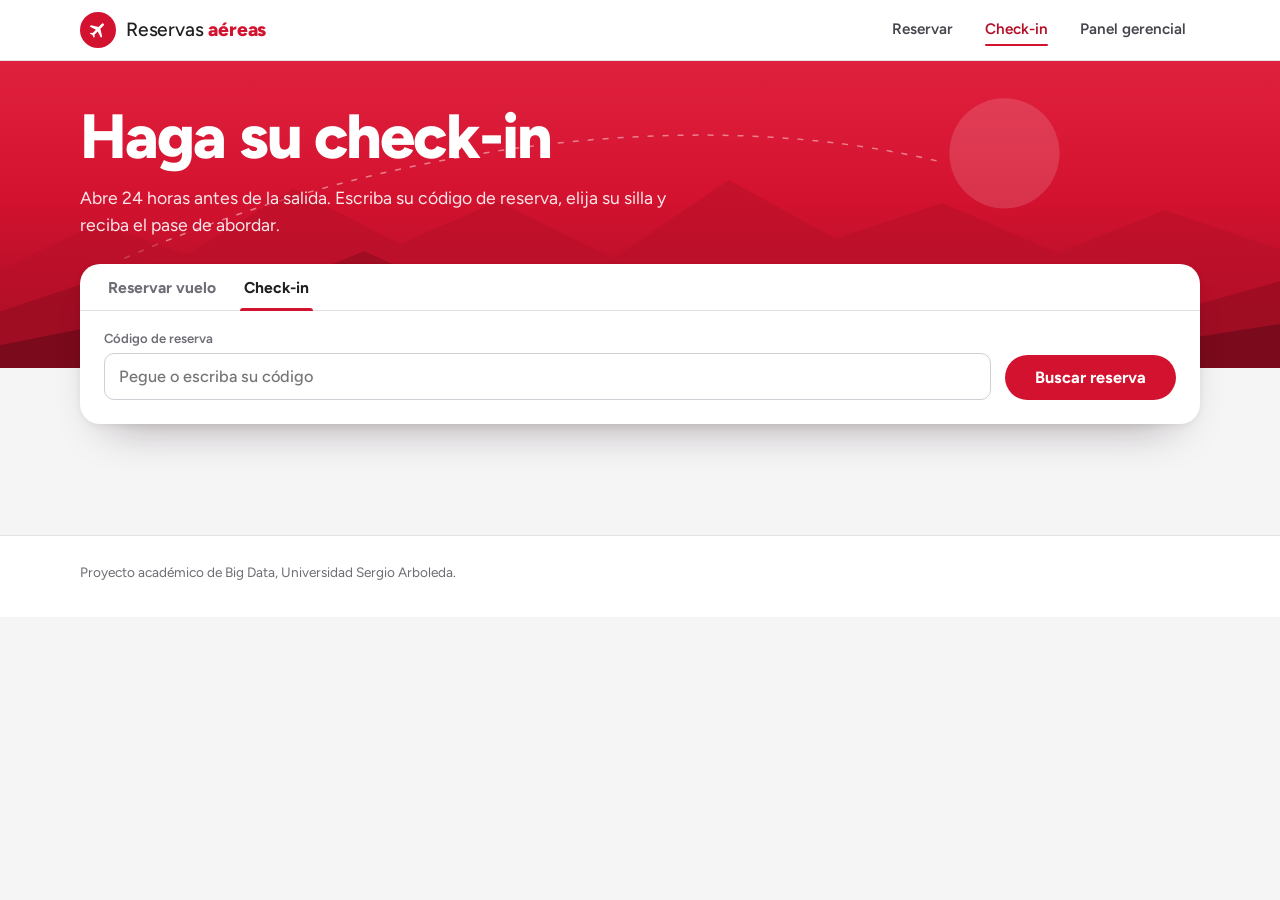
<file: frontend/checkin.html>
<!doctype html>
<html lang="es">
<head>
<meta charset="utf-8">
<meta name="viewport" content="width=device-width, initial-scale=1">
<title>Check-in</title>
<link rel="preconnect" href="https://fonts.googleapis.com">
<link rel="preconnect" href="https://fonts.gstatic.com" crossorigin>
<link rel="stylesheet" href="https://fonts.googleapis.com/css2?family=Figtree:wght@400;500;600;700;800&display=swap">
<link rel="icon" href="data:image/svg+xml,%3Csvg xmlns=%27http://www.w3.org/2000/svg%27 viewBox=%270 0 24 24%27%3E%3Ccircle cx=%2712%27 cy=%2712%27 r=%2712%27 fill=%27%23c8102e%27/%3E%3Cpath transform=%27rotate(45 12 12)%27 fill=%27%23fff%27 d=%27M19 14.8v-1.5l-6-3.8V5.2a1.1 1.1 0 0 0-2.2 0v4.3l-6 3.8v1.5l6-1.9v4l-1.5 1.1v1.1l2.6-.8 2.6.8v-1.1L13 16.9v-4z%27/%3E%3C/svg%3E">
<link rel="stylesheet" href="styles.css">
</head>
<body>
<header class="top">
  <div class="top-in">
    <a class="brand" href="/"><span class="brand-mark" aria-hidden="true"><svg viewBox="0 0 24 24"><path d="M21 16v-2l-8-5V3.5a1.5 1.5 0 0 0-3 0V9l-8 5v2l8-2.5V19l-2 1.5V22l3.5-1 3.5 1v-1.5L13 19v-5.5z"/></svg></span><span>Reservas <b>aéreas</b></span></a>
    <nav aria-label="Secciones"><a href="/">Reservar</a><a href="/checkin" aria-current="page">Check-in</a><a href="/manager">Panel gerencial</a></nav>
  </div>
</header>

<section class="hero hero-short">
  <svg class="hero-art" viewBox="0 0 1440 360" preserveAspectRatio="xMidYMax slice" aria-hidden="true">
    <circle class="sun" cx="1130" cy="118" r="62"/>
    <path class="trail" d="M140 236 C 430 110, 780 60, 1060 128"/>
    <path class="ridge r1" d="M0 250 L110 196 L210 232 L330 158 L450 220 L560 172 L690 236 L820 148 L940 214 L1060 174 L1190 230 L1310 182 L1440 226 V360 H0Z"/>
    <path class="ridge r2" d="M0 296 L150 246 L270 284 L410 228 L540 288 L670 244 L800 298 L940 248 L1080 294 L1210 254 L1340 290 L1440 262 V360 H0Z"/>
    <path class="ridge r3" d="M0 334 L180 298 L330 328 L500 294 L660 332 L820 302 L990 334 L1150 304 L1300 332 L1440 310 V360 H0Z"/>
  </svg>
  <div class="hero-inner">
    <h1>Haga su check-in</h1>
    <p>Abre 24 horas antes de la salida. Escriba su código de reserva, elija su silla y reciba el pase de abordar.</p>
  </div>
</section>

<main>
  <form id="ci-form" class="search-card" novalidate>
    <div class="tabs" role="presentation"><a class="tab" href="/">Reservar vuelo</a><span class="tab on">Check-in</span></div>
    <div class="mgr-form">
      <label class="field">Código de reserva<input id="ci-code" maxlength="64" autocomplete="off" spellcheck="false" placeholder="Pegue o escriba su código"></label>
      <button type="submit" class="btn-red" id="ci-load">Buscar reserva</button>
    </div>
  </form>
  <p id="ci-msg" class="msg" role="status"></p>

  <section class="ci-panel" id="ci-panel" hidden aria-labelledby="ci-title">
    <div class="ci-head">
      <div>
        <h2 id="ci-title" class="board-title"></h2>
        <p class="muted" id="ci-sub"></p>
      </div>
      <span class="badge" id="ci-window"></span>
    </div>
    <div id="ci-seats" hidden>
      <h3 class="ci-h3">Elija su silla</h3>
      <div id="ci-map"></div>
      <p class="msg" id="ci-seat-msg" role="status"></p>
      <div class="ci-actions">
        <p class="hold" id="ci-hold" hidden>Silla <strong id="ci-hold-seat"></strong> reservada para usted. Confirme en <strong id="ci-count" aria-hidden="true">5:00</strong><span class="sr" id="ci-count-sr"></span></p>
        <button type="button" class="btn-red" id="ci-confirm" disabled>Confirmar check-in</button>
      </div>
    </div>
  </section>

  <section class="pass" id="ci-pass" hidden aria-live="polite" aria-labelledby="ci-pass-title">
    <div class="pass-main">
      <p class="pass-ok" id="ci-pass-title"><svg viewBox="0 0 24 24" aria-hidden="true"><path d="M9 16.2 4.8 12l-1.4 1.4L9 19 21 7l-1.4-1.4z"/></svg>Check-in listo, pase de abordar</p>
      <p class="pass-route"><span id="bp-o"></span><span class="pass-arrow" aria-hidden="true"><svg viewBox="0 0 24 24"><path d="M21 16v-2l-8-5V3.5a1.5 1.5 0 0 0-3 0V9l-8 5v2l8-2.5V19l-2 1.5V22l3.5-1 3.5 1v-1.5L13 19v-5.5z"/></svg></span><span id="bp-d"></span></p>
      <dl class="pass-meta">
        <div><dt>Pasajero</dt><dd id="bp-name"></dd></div>
        <div><dt>Vuelo</dt><dd id="bp-flight"></dd></div>
        <div><dt>Salida</dt><dd id="bp-dep"></dd></div>
        <div><dt>Clase</dt><dd id="bp-fare"></dd></div>
      </dl>
    </div>
    <div class="pass-stub">
      <span>Silla</span>
      <strong id="bp-seat"></strong>
      <span>Grupo de abordaje <b id="bp-group"></b></span>
    </div>
  </section>
</main>
<footer class="foot">Proyecto académico de Big Data, Universidad Sergio Arboleda.</footer>
<script src="app.js"></script>
<script>initCheckin();</script>
</body>
</html>
</file>
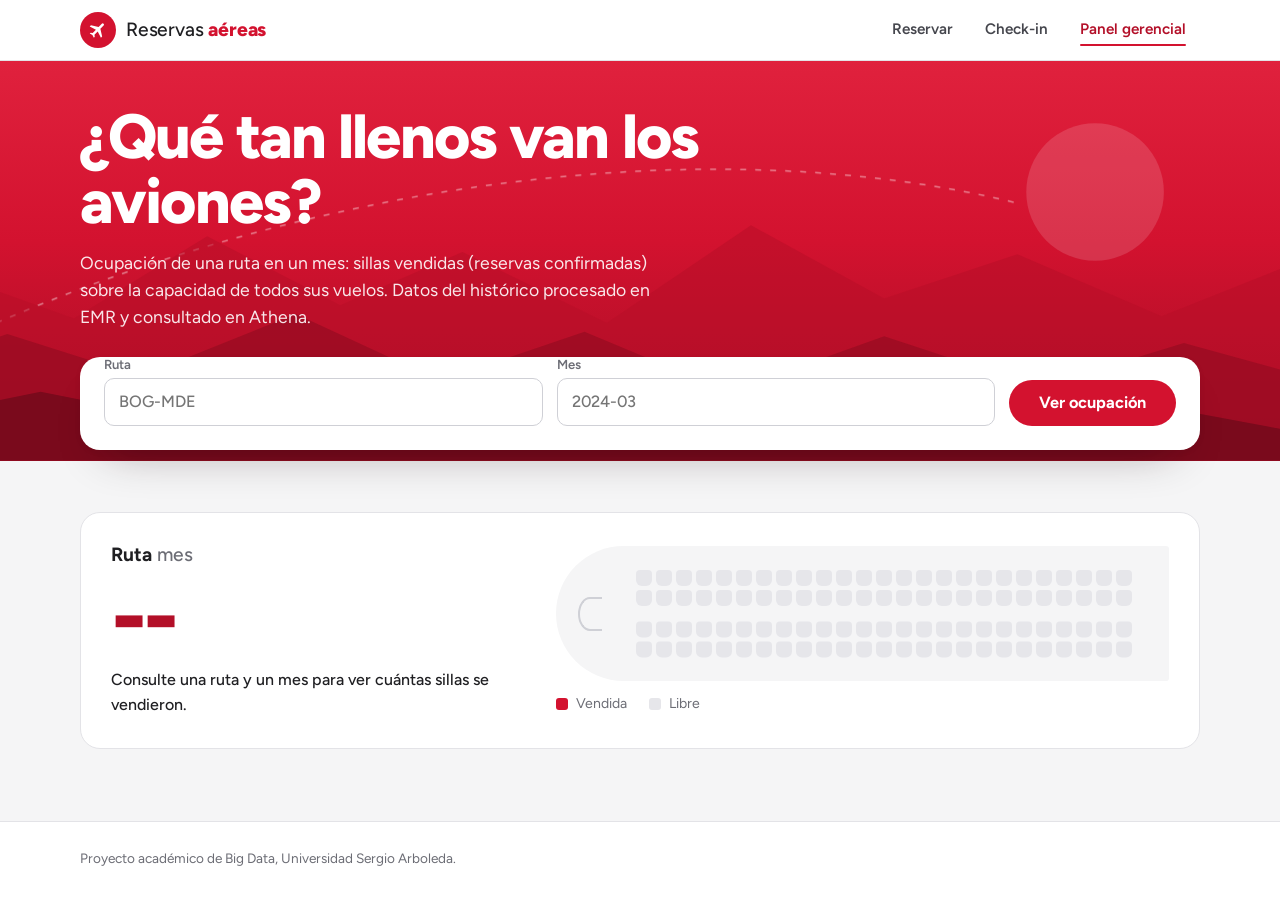
<file: frontend/manager.html>
<!doctype html>
<html lang="es">
<head>
<meta charset="utf-8">
<meta name="viewport" content="width=device-width, initial-scale=1">
<title>Panel gerencial</title>
<link rel="preconnect" href="https://fonts.googleapis.com">
<link rel="preconnect" href="https://fonts.gstatic.com" crossorigin>
<link rel="stylesheet" href="https://fonts.googleapis.com/css2?family=Figtree:wght@400;500;600;700;800&display=swap">
<link rel="icon" href="data:image/svg+xml,%3Csvg xmlns=%27http://www.w3.org/2000/svg%27 viewBox=%270 0 24 24%27%3E%3Ccircle cx=%2712%27 cy=%2712%27 r=%2712%27 fill=%27%23c8102e%27/%3E%3Cpath transform=%27rotate(45 12 12)%27 fill=%27%23fff%27 d=%27M19 14.8v-1.5l-6-3.8V5.2a1.1 1.1 0 0 0-2.2 0v4.3l-6 3.8v1.5l6-1.9v4l-1.5 1.1v1.1l2.6-.8 2.6.8v-1.1L13 16.9v-4z%27/%3E%3C/svg%3E">
<link rel="stylesheet" href="styles.css">
</head>
<body>
<header class="top">
  <div class="top-in">
    <a class="brand" href="/"><span class="brand-mark" aria-hidden="true"><svg viewBox="0 0 24 24"><path d="M21 16v-2l-8-5V3.5a1.5 1.5 0 0 0-3 0V9l-8 5v2l8-2.5V19l-2 1.5V22l3.5-1 3.5 1v-1.5L13 19v-5.5z"/></svg></span><span>Reservas <b>aéreas</b></span></a>
    <nav aria-label="Secciones"><a href="/">Reservar</a><a href="/checkin">Check-in</a><a href="/manager" aria-current="page">Panel gerencial</a></nav>
  </div>
</header>

<section class="hero hero-short">
  <svg class="hero-art" viewBox="0 0 1440 360" preserveAspectRatio="xMidYMax slice" aria-hidden="true">
    <circle class="sun" cx="1130" cy="118" r="62"/>
    <path class="trail" d="M140 236 C 430 110, 780 60, 1060 128"/>
    <path class="ridge r1" d="M0 250 L110 196 L210 232 L330 158 L450 220 L560 172 L690 236 L820 148 L940 214 L1060 174 L1190 230 L1310 182 L1440 226 V360 H0Z"/>
    <path class="ridge r2" d="M0 296 L150 246 L270 284 L410 228 L540 288 L670 244 L800 298 L940 248 L1080 294 L1210 254 L1340 290 L1440 262 V360 H0Z"/>
    <path class="ridge r3" d="M0 334 L180 298 L330 328 L500 294 L660 332 L820 302 L990 334 L1150 304 L1300 332 L1440 310 V360 H0Z"/>
  </svg>
  <div class="hero-inner">
    <h1>¿Qué tan llenos van los aviones?</h1>
    <p>Ocupación de una ruta en un mes: sillas vendidas (reservas confirmadas) sobre la capacidad de todos sus vuelos. Datos del histórico procesado en EMR y consultado en Athena.</p>
  </div>
</section>

<main>
  <form id="manager-form" class="search-card mgr-form" novalidate>
    <label class="field">Ruta<input data-testid="manager-route" id="route" placeholder="BOG-MDE" maxlength="7" autocomplete="off" spellcheck="false"></label>
    <label class="field">Mes<input data-testid="manager-month" id="month" placeholder="2024-03" maxlength="7" autocomplete="off" inputmode="numeric"></label>
    <button type="submit" data-testid="manager-load" class="btn-red">Ver ocupación</button>
  </form>
  <p id="manager-msg" class="msg" role="status"></p>

  <section class="cabin" aria-labelledby="occ-title">
    <div class="readout">
      <h2 id="occ-title" class="readout-title"><span id="occ-route">Ruta</span> <span id="occ-month" class="readout-month">mes</span></h2>
      <p class="readout-value" data-testid="occupancy-value" id="occupancy-value">--</p>
      <p class="readout-sub" id="occupancy-detail">Consulte una ruta y un mes para ver cuántas sillas se vendieron.</p>
      <p class="readout-note" id="seat-scale" hidden>Cada silla del plano representa el 1 % de la capacidad del mes.</p>
    </div>
    <figure class="seatmap-wrap">
      <div class="seatmap" id="seatmap" role="img" aria-label="Plano de cabina sin datos"></div>
      <figcaption><span class="key key-sold"></span>Vendida <span class="key key-free"></span>Libre</figcaption>
    </figure>
  </section>

  <section class="year" id="year" hidden aria-labelledby="year-title">
    <h2 id="year-title" class="year-title">La misma ruta en <span id="year-label"></span></h2>
    <p class="year-help">Toque un mes para verlo en detalle.</p>
    <ol class="year-bars" id="year-bars"></ol>
  </section>
</main>
<footer class="foot">Proyecto académico de Big Data, Universidad Sergio Arboleda.</footer>
<script src="app.js"></script>
<script>initManager();</script>
</body>
</html>
</file>
<file: frontend/styles.css>
/* Aerolínea en rojo: encabezado blanco, portada roja con la cordillera en capas, tarjeta de búsqueda con pestañas.
   Una sola familia (Figtree); el rojo se reserva para acciones, precios y lo seleccionado. */
:root{
  --red:#d3122f;--red-deep:#a10d24;--red-dark:#7a0a1c;--red-soft:#fdeef0;--red-ink:#b30f28;
  --paper:#f5f5f6;--surface:#fff;--ink:#1f1f22;--ink-2:#45464d;--muted:#6c6d75;--line:#e3e3e7;--line-2:#cfd0d6;
  --seat:#e6e6ea;--sold:#d3122f;--err:#b3122e;--ok:#14784a;--ok-soft:#e7f4ed;
  --shadow:0 24px 48px -28px rgba(30,10,15,.45),0 2px 6px rgba(30,10,15,.06);
  --font:"Figtree",system-ui,sans-serif;
  --r-lg:20px;--r-md:14px;--r-sm:10px;
}
@media (prefers-color-scheme:dark){:root{
  --paper:#141416;--surface:#1e1f22;--ink:#f2f2f4;--ink-2:#c9cad0;--muted:#9c9da6;--line:#2f3036;--line-2:#43444b;
  --red-soft:#3a171d;--red-ink:#ff7a8c;--seat:#34353b;--sold:#ff4d64;--err:#ff8a95;--ok:#5fd39a;--ok-soft:#173326;
  --shadow:0 24px 48px -28px rgba(0,0,0,.8);
}}
*{box-sizing:border-box}
html{-webkit-text-size-adjust:100%}
body{margin:0;background:var(--paper);color:var(--ink);font:400 1rem/1.55 var(--font);-webkit-font-smoothing:antialiased}
[hidden]{display:none!important}
:focus-visible{outline:3px solid var(--red);outline-offset:2px}
button,input,select{font:inherit;color:inherit}
.top-in,.hero-inner,main,.foot{padding-left:max(16px,calc((100% - 1120px)/2));padding-right:max(16px,calc((100% - 1120px)/2))}
.muted{color:var(--muted)}
.sr{position:absolute;width:1px;height:1px;overflow:hidden;clip:rect(0 0 0 0);white-space:nowrap}

/* Encabezado blanco */
.top{background:var(--surface);border-bottom:1px solid var(--line);position:sticky;top:0;z-index:20}
.top-in{display:flex;flex-wrap:wrap;justify-content:space-between;align-items:center;gap:8px 24px;padding-top:12px;padding-bottom:12px}
.brand{display:flex;align-items:center;gap:10px;color:var(--ink);text-decoration:none;font:500 1.2rem/1 var(--font);letter-spacing:-.01em}
.brand b{font-weight:800;color:var(--red)}
.brand-mark{width:36px;height:36px;border-radius:50%;background:var(--red);display:grid;place-items:center}
.brand-mark svg{width:20px;height:20px;fill:#fff;transform:rotate(45deg)}
.top nav{display:flex;gap:4px}
.top nav a{position:relative;font:600 .95rem/1 var(--font);color:var(--ink-2);text-decoration:none;padding:10px 14px;border-radius:999px}
.top nav a:hover{background:var(--paper);color:var(--ink)}
.top nav a[aria-current=page]{color:var(--red-ink)}
.top nav a[aria-current=page]::after{content:"";position:absolute;left:14px;right:14px;bottom:2px;height:2px;border-radius:2px;background:var(--red)}

/* Portada: rojo con la cordillera */
.hero{position:relative;overflow:hidden;color:#fff;background:linear-gradient(180deg,#e0213d 0%,var(--red) 45%,var(--red-deep) 100%);padding:56px 0 150px}
.hero-short{padding:44px 0 130px}
.hero-art{position:absolute;inset:auto 0 0 0;width:100%;height:100%}
.hero-art .sun{fill:rgba(255,255,255,.14)}
.hero-art .trail{fill:none;stroke:rgba(255,255,255,.45);stroke-width:1.5;stroke-dasharray:6 9;vector-effect:non-scaling-stroke;animation:trail 2.6s cubic-bezier(.3,.7,.2,1) both}
.hero-art .r1{fill:#b80f29;opacity:.55}
.hero-art .r2{fill:#990c22;opacity:.75}
.hero-art .r3{fill:var(--red-dark)}
@keyframes trail{from{stroke-dashoffset:1400;opacity:0}to{stroke-dashoffset:0;opacity:1}}
.hero-inner{position:relative}
.hero h1{margin:0;font:800 clamp(2.3rem,5.6vw,3.9rem)/1.04 var(--font);letter-spacing:-.03em;max-width:18ch}
.hero p{margin:14px 0 0;max-width:54ch;font-size:1.1rem;color:rgba(255,255,255,.9)}

main{padding-bottom:72px}

/* Tarjeta de búsqueda con pestañas */
.search-card{position:relative;z-index:2;margin-top:-104px;background:var(--surface);border-radius:var(--r-lg);box-shadow:var(--shadow);padding:0 24px 24px}
.tabs{display:flex;gap:4px;margin:0 -24px 20px;padding:0 16px;border-bottom:1px solid var(--line)}
.tab{position:relative;padding:16px 12px 14px;font:700 .98rem/1 var(--font);color:var(--muted);text-decoration:none}
.tab:hover{color:var(--ink)}
.tab.on{color:var(--ink)}
.tab.on::after{content:"";position:absolute;left:8px;right:8px;bottom:-1px;height:3px;border-radius:3px 3px 0 0;background:var(--red)}
.search-row{display:flex;flex-wrap:wrap;align-items:stretch;gap:12px}
.route{flex:2 1 460px;display:grid;grid-template-columns:1fr 0 1fr;align-items:center}
.iata{position:relative;display:flex;flex-direction:column;min-width:0;padding:12px 18px 10px;border:1.5px solid var(--line-2);background:var(--surface);cursor:text;transition:border-color .15s,box-shadow .15s}
.iata:first-child{border-radius:var(--r-md) 0 0 var(--r-md)}
.iata:last-child{border-radius:0 var(--r-md) var(--r-md) 0;border-left:0;padding-left:30px}
.iata:focus-within{border-color:var(--red);box-shadow:0 0 0 3px var(--red-soft);z-index:1}
.iata:last-child:focus-within{border-left:1.5px solid var(--red);margin-left:-1.5px}
.iata-label{font:600 .8rem/1 var(--font);color:var(--muted)}
.iata input{width:100%;min-width:0;background:transparent;border:0;padding:6px 0 0;font:800 1.9rem/1 var(--font);letter-spacing:.01em;text-transform:uppercase;color:var(--ink)}
.iata input:focus{outline:none}
.iata input::placeholder{color:var(--line-2)}
.city{margin-top:3px;color:var(--muted);font-size:.88rem;min-height:1.5em;white-space:nowrap;overflow:hidden;text-overflow:ellipsis}
.swap{position:relative;z-index:3;width:40px;height:40px;margin-left:-20px;border-radius:50%;background:var(--surface);border:1.5px solid var(--line-2);display:grid;place-items:center}
.swap svg{width:20px;height:20px;fill:var(--red);transform:rotate(90deg)}
.when{flex:1 1 300px;display:flex;align-items:stretch;gap:12px}
.when .field{flex:1 1 auto;justify-content:center;padding:12px 18px 10px;border:1.5px solid var(--line-2);border-radius:var(--r-md);background:var(--surface)}
.when .field:focus-within{border-color:var(--red);box-shadow:0 0 0 3px var(--red-soft)}
.when .field input{border:0;padding:6px 0 0;border-radius:0;font:700 1.15rem/1.2 var(--font);background:transparent;box-shadow:none}
.when .field input:focus{box-shadow:none}
.when .btn-red{align-self:stretch;padding-inline:28px}

.field{display:flex;flex-direction:column;gap:6px;font:600 .82rem/1.2 var(--font);color:var(--muted)}
.field input,.field select{font:500 1.02rem/1.3 var(--font);color:var(--ink);background:var(--surface);border:1.5px solid var(--line-2);border-radius:var(--r-sm);padding:12px 14px;min-width:0}
.field input:focus,.field select:focus{outline:none;border-color:var(--red);box-shadow:0 0 0 3px var(--red-soft)}

.btn-red{background:var(--red);color:#fff;border:0;border-radius:999px;padding:14px 30px;font:700 1.02rem/1.2 var(--font);cursor:pointer;white-space:nowrap;transition:background-color .15s}
.btn-red:hover{background:var(--red-deep)}
.btn-red:disabled{opacity:.55;cursor:not-allowed}
.btn-row{background:var(--red);color:#fff;border:0;border-radius:999px;padding:11px 24px;font:700 .95rem/1 var(--font);cursor:pointer}
.btn-row:hover{background:var(--red-deep)}
.flight.on .btn-row{background:var(--ink);color:var(--surface)}
.btn-ghost{align-self:flex-start;background:none;border:1.5px solid rgba(255,255,255,.6);color:#fff;border-radius:999px;padding:8px 16px;font:600 .9rem/1 var(--font);cursor:pointer}
.btn-ghost:hover{background:#fff;color:var(--red)}
.btn-ghost-dark{background:none;border:1.5px solid var(--line-2);color:var(--ink);border-radius:999px;padding:8px 16px;font:600 .9rem/1 var(--font);cursor:pointer}
.btn-ghost-dark:hover{border-color:var(--red);color:var(--red-ink)}

.msg{min-height:1.55em;margin:14px 2px 0;max-width:72ch}
.msg.err{color:var(--err);font-weight:600}.msg.ok{color:var(--ok)}.msg.info{color:var(--muted)}

/* Rutas con vuelos: una tarjeta por ciudad de origen */
.routes{margin-top:32px}
.routes-title{margin:0 0 14px;font:800 1.3rem/1.2 var(--font);letter-spacing:-.02em}
#routes-list{display:grid;grid-template-columns:repeat(auto-fill,minmax(250px,1fr));gap:12px;align-items:start}
.routes-help{margin:-8px 0 14px;color:var(--muted);font-size:.92rem}
.route-group{background:var(--surface);border:1px solid var(--line);border-radius:var(--r-md);padding:16px 18px}
.route-group h3{display:flex;align-items:baseline;justify-content:space-between;margin:0 0 10px;font:700 1rem/1.2 var(--font)}
.route-group h3 small{font:600 .78rem/1 var(--font);color:var(--muted)}
.chips{display:flex;flex-wrap:wrap;gap:6px}
.chip{display:inline-flex;align-items:baseline;gap:6px;background:var(--paper);color:var(--ink-2);border:1px solid transparent;border-radius:999px;padding:7px 12px;font:600 .88rem/1 var(--font);cursor:pointer}
.chip small{font-size:.72rem;color:var(--muted);font-weight:600}
.chip:hover{border-color:var(--red);color:var(--red-ink);background:var(--red-soft)}
.chip.intl{background:var(--red-soft);color:var(--red-ink)}
.chip.intl small{color:var(--red-ink)}

/* Resultados */
.board{margin-top:30px}
.board-title{font:800 1.5rem/1.2 var(--font);letter-spacing:-.02em;margin:0 0 14px}
#results{display:flex;flex-direction:column;gap:12px}
.flight{display:grid;grid-template-columns:5.5rem minmax(0,1.5fr) minmax(0,1fr) auto auto;gap:24px;align-items:center;
  padding:20px 24px;background:var(--surface);border:1px solid var(--line);border-radius:var(--r-md);transition:box-shadow .15s,border-color .15s}
.flight:hover{box-shadow:0 10px 24px -18px rgba(30,10,15,.5)}
.flight.on{border-color:var(--red);box-shadow:inset 0 0 0 1px var(--red);border-radius:var(--r-md) var(--r-md) 0 0}
.f-time{display:flex;flex-direction:column}
.f-time b{font:800 1.75rem/1 var(--font);font-variant-numeric:tabular-nums;letter-spacing:-.02em}
.f-time small,.f-price small{color:var(--muted);font-size:.8rem;font-weight:500}
.f-id{display:flex;flex-direction:column;gap:4px;min-width:0}
.f-path{display:flex;align-items:center;gap:10px;font:700 1.05rem/1 var(--font)}
.f-path i{flex:1;max-width:160px;height:0;border-top:1.5px dashed var(--line-2);position:relative}
.f-path i::after{content:"";position:absolute;right:-2px;top:-4.5px;width:7px;height:7px;border-radius:50%;background:var(--red)}
.f-id small{color:var(--muted);font-size:.86rem}
.f-seats{display:flex;align-items:center;gap:10px;font-size:.92rem;color:var(--ink-2);font-variant-numeric:tabular-nums}
.f-seats i{width:52px;height:6px;border-radius:3px;background:linear-gradient(90deg,var(--ok) calc(var(--free)*100%),var(--seat) 0);flex:none}
.f-seats.low{color:var(--err);font-weight:700}
.f-seats.low i{background:linear-gradient(90deg,var(--err) calc(var(--free)*100%),var(--seat) 0)}
.f-price{display:flex;flex-direction:column;align-items:flex-end}
.f-price b{font:800 1.4rem/1.1 var(--font);color:var(--red-ink);font-variant-numeric:tabular-nums;letter-spacing:-.01em}
.badge{display:inline-block;align-self:flex-start;padding:3px 10px;border-radius:999px;background:var(--seat);color:var(--ink);font:700 .75rem/1.4 var(--font)}
.badge.intl{background:var(--red-soft);color:var(--red-ink)}
.badge.open{background:var(--ok-soft);color:var(--ok)}
.badge.closed{background:var(--seat);color:var(--ink-2)}

/* Panel de reserva bajo el vuelo elegido */
.ticket{margin-top:-12px;background:var(--surface);border:1px solid var(--red);box-shadow:inset 0 0 0 1px var(--red);border-top:1px solid var(--line);border-radius:0 0 var(--r-md) var(--r-md);padding:22px 24px 14px}
.ticket h3{margin:0 0 14px;font:700 1.1rem/1.2 var(--font)}
.ticket-form{display:flex;flex-wrap:wrap;gap:16px;align-items:flex-end}
.ticket-form .grow{flex:1 1 100%}
.ticket-form .fares,.ticket-form .seatpick{flex:1 1 100%}
.ticket-form>.btn-red{margin-left:auto}

/* Tarifas */
.fares{border:0;margin:0;padding:0;min-width:0}
.fares legend{padding:0;margin-bottom:10px;font:600 .82rem/1.2 var(--font);color:var(--muted)}
.fares legend small{font-weight:400}
.fare-list{display:grid;grid-template-columns:repeat(5,minmax(0,1fr));gap:10px}
.fare{position:relative;display:flex;flex-direction:column;gap:4px;padding:14px 14px 12px;background:var(--surface);border:1.5px solid var(--line);border-radius:var(--r-md);cursor:pointer;transition:border-color .15s}
.fare input{position:absolute;opacity:0;inset:0;margin:0;cursor:pointer}
.fare:hover{border-color:var(--line-2)}
.fare.on{border-color:var(--red);background:var(--red-soft)}
.fare:focus-within{outline:3px solid var(--red);outline-offset:2px}
.fare-n{font:800 1.05rem/1.15 var(--font)}
.fare.on .fare-n{color:var(--red-ink)}
.fare-p{font:700 .98rem/1.2 var(--font);font-variant-numeric:tabular-nums}
.fare-c{color:var(--muted);font-size:.8rem;line-height:1.35}

/* Mapa de sillas */
.seatpick{min-width:0;max-width:100%;background:var(--paper);border-radius:var(--r-md);padding:16px 18px}
.seatpick-head{margin:0 0 10px}
.sm{--c:clamp(26px,5.2vw,36px);display:inline-flex;flex-direction:column;gap:5px;padding:18px 20px 20px;background:var(--surface);border:1px solid var(--line);border-radius:60px 60px var(--r-md) var(--r-md);max-width:100%;overflow-x:auto}
.sm-row{display:flex;align-items:center;gap:5px}
.sm-n{width:1.6em;text-align:right;font:600 .78rem/1 var(--font);color:var(--muted);font-variant-numeric:tabular-nums;margin-right:4px}
.sm-aisle{width:calc(var(--c)*.55);flex:none}
.sm-head>span:first-child{width:1.6em;margin-right:4px;flex:none}
.sm-l{width:var(--c);text-align:center;font:600 .78rem/1 var(--font);color:var(--muted)}
.sm-cabin{margin:10px 0 2px;font:700 .82rem/1.2 var(--font);color:var(--red-ink)}
.sm-row.prem .seat{width:calc(var(--c)*1.15)}
.seat{width:var(--c);height:var(--c);flex:none;border:1.5px solid var(--line-2);border-radius:8px 8px 11px 11px;background:var(--surface);color:var(--ink-2);font:700 .72rem/1 var(--font);cursor:pointer;padding:0;transition:background-color .12s,border-color .12s}
.seat:hover:not(:disabled){border-color:var(--red);background:var(--red-soft);color:var(--red-ink)}
.seat.taken,.seat.held,.seat.off{background:var(--seat);color:transparent;border-color:transparent;cursor:not-allowed}
.seat.off{opacity:.45;background:transparent;border:1.5px dashed var(--line-2)}
.seat.sel{background:var(--red);color:#fff;border-color:var(--red)}
.seat.mine{background:var(--ok);color:#fff;border-color:var(--ok)}
.seat.disputed{outline:3px dashed var(--err);outline-offset:1px;animation:shake .4s 2}
.seat.disputed:focus-visible{outline-style:solid}
@keyframes shake{25%{transform:translateX(-3px)}75%{transform:translateX(3px)}}
.sm-key{display:flex;flex-wrap:wrap;align-items:center;gap:6px 12px;margin:12px 0 0;font-size:.86rem;color:var(--muted)}
.seat-k{width:14px;height:14px;border-radius:4px;background:var(--surface);border:1.5px solid var(--line-2);display:inline-block}
.seat-k.sel{background:var(--red);border-color:var(--red)}.seat-k.taken{background:var(--seat);border-color:var(--seat)}.seat-k.mine{background:var(--ok);border-color:var(--ok)}

/* Pase de abordar */
.pass{margin-top:28px;display:grid;grid-template-columns:1fr minmax(240px,300px);background:var(--surface);border-radius:var(--r-lg);overflow:hidden;box-shadow:var(--shadow);animation:print .55s cubic-bezier(.2,.8,.2,1)}
.pass-main{padding:28px 32px}
.pass-ok{display:flex;align-items:center;gap:8px;margin:0;color:var(--ok);font:700 .98rem/1 var(--font)}
.pass-ok svg{width:22px;height:22px;fill:currentColor}
.pass-route{display:flex;align-items:center;gap:22px;margin:12px 0 20px;font:800 clamp(2.8rem,8vw,4.4rem)/1 var(--font);letter-spacing:-.03em}
.pass-arrow{flex:0 1 150px;display:flex;align-items:center;gap:6px;color:var(--red)}
.pass-arrow::before{content:"";flex:1;border-top:1.5px dashed var(--line-2)}
.pass-arrow svg{width:24px;height:24px;fill:currentColor;transform:rotate(90deg);flex:none}
.pass-meta{display:flex;flex-wrap:wrap;gap:14px 36px;margin:0;padding-top:18px;border-top:1px solid var(--line)}
.pass-meta dt{font-size:.8rem;color:var(--muted)}
.pass-meta dd{margin:2px 0 0;font:700 1.05rem/1.3 var(--font)}
.pass-meta .wide{flex-basis:100%}
.pass-stub{display:flex;flex-direction:column;justify-content:center;gap:8px;padding:28px;background:var(--red);color:#fff;position:relative;
  -webkit-mask:radial-gradient(circle 14px at 0 0,#0000 98%,#000) top left/100% 51% no-repeat,radial-gradient(circle 14px at 0 100%,#0000 98%,#000) bottom left/100% 51% no-repeat;
  mask:radial-gradient(circle 14px at 0 0,#0000 98%,#000) top left/100% 51% no-repeat,radial-gradient(circle 14px at 0 100%,#0000 98%,#000) bottom left/100% 51% no-repeat}
.pass-stub::before{content:"";position:absolute;left:0;top:18px;bottom:18px;border-left:2px dashed rgba(255,255,255,.5)}
.pass-stub span{font-size:.88rem;color:rgba(255,255,255,.85)}
.pass-stub strong{font:800 2.6rem/1 var(--font);letter-spacing:.08em;word-break:break-all}
.pass-stub b{font:800 1.2rem/1 var(--font)}
@keyframes print{from{opacity:0;transform:translateY(16px)}to{opacity:1;transform:none}}

/* Check-in */
.ci-panel{margin-top:24px;background:var(--surface);border:1px solid var(--line);border-radius:var(--r-lg);padding:26px 28px}
.ci-head{display:flex;flex-wrap:wrap;justify-content:space-between;align-items:flex-start;gap:8px 20px}
.ci-head p{margin:0}
.ci-head .badge{font-size:.88rem;padding:6px 14px}
.ci-h3{margin:22px 0 12px;font:700 1.1rem/1.2 var(--font)}
.ci-actions{display:flex;flex-wrap:wrap;align-items:center;justify-content:space-between;gap:12px 20px;margin-top:16px}
.hold{margin:0;padding:10px 16px;border-radius:var(--r-sm);background:var(--red-soft);font-weight:500}
.hold strong{font-variant-numeric:tabular-nums}
#ci-count{font:800 1.25rem/1 var(--font);color:var(--red-ink);margin-left:4px}
#ci-seats .msg{margin-left:0}

/* Panel gerencial */
.mgr-form{display:flex;flex-wrap:wrap;gap:14px;align-items:flex-end}
.mgr-form .field{flex:1 1 220px}
.mgr-form .btn-red{padding-block:13px}
.cabin{margin-top:24px;display:grid;grid-template-columns:minmax(0,1fr) minmax(0,1.5fr);gap:36px;align-items:center;background:var(--surface);border-radius:var(--r-lg);padding:30px;border:1px solid var(--line)}
.cabin>*{min-width:0}
.readout-title{margin:0;font:700 1.2rem/1.2 var(--font)}
.readout-month{color:var(--muted);font-weight:500}
.readout-value{margin:6px 0;font:800 clamp(3.4rem,9vw,5.6rem)/1 var(--font);letter-spacing:-.04em;color:var(--red-ink);font-variant-numeric:tabular-nums}
.readout-value.loading{color:var(--muted)}
.readout-sub{margin:0;max-width:40ch;font-weight:500}
.readout-note{margin:10px 0 0;font-size:.86rem;color:var(--muted)}
.seatmap-wrap{margin:0}
.seatmap{--s:clamp(8px,1.8vw,16px);display:grid;grid-template-rows:repeat(4,var(--s));grid-auto-flow:column;grid-auto-columns:var(--s);gap:4px;
  justify-content:center;padding:24px 26px calc(24px + var(--s)/1.4) 70px;background:var(--paper);border-radius:999px 46px 46px 999px;position:relative}
.seatmap::before{content:"";position:absolute;left:22px;top:50%;width:22px;height:30px;transform:translateY(-50%);border-radius:60% 0 0 60%;border:2px solid var(--line-2);border-right:0}
.seatmap i{display:block;border-radius:4px 4px 6px 6px;background:var(--seat);transition:background-color .2s}
.seatmap i:nth-child(4n+3),.seatmap i:nth-child(4n+4){transform:translateY(calc(var(--s)/1.4))}
.seatmap i.sold{background:var(--sold)}
.seatmap-wrap figcaption{display:flex;align-items:center;gap:8px;margin-top:12px;font-size:.88rem;color:var(--muted)}
.key{width:12px;height:12px;border-radius:3px;display:inline-block}
.key-sold{background:var(--sold)}.key-free{background:var(--seat);margin-left:14px}
.year{margin-top:20px;background:var(--surface);border-radius:var(--r-lg);padding:26px 30px;border:1px solid var(--line)}
.year-title{margin:0;font:800 1.3rem/1.2 var(--font);letter-spacing:-.02em}
.year-help{margin:2px 0 16px;color:var(--muted);font-size:.94rem}
.year-bars{list-style:none;margin:0;padding:0;display:grid;grid-template-columns:repeat(12,minmax(0,1fr));gap:6px}
.year-bars button{width:100%;display:flex;flex-direction:column;align-items:stretch;gap:5px;background:none;border:0;padding:8px 2px;border-radius:var(--r-sm);cursor:pointer;color:var(--ink)}
.year-bars button:hover:not(:disabled){background:var(--paper)}
.year-bars button.on{background:var(--red-soft)}
.year-bars button:disabled{cursor:default;color:var(--muted)}
.bar{height:130px;display:flex;align-items:flex-end;justify-content:center}
.bar i{display:block;width:56%;height:var(--h,0%);background:#f0b3bd;border-radius:6px 6px 2px 2px;transition:height .4s ease-out}
.year-bars button.on .bar i{background:var(--red)}
.pct{font:700 .95rem/1 var(--font);font-variant-numeric:tabular-nums;text-align:center}
.mon{font-size:.82rem;color:var(--muted);text-align:center}
.empty .pct{font:400 .72rem/1.1 var(--font)}
@media (prefers-color-scheme:dark){.bar i{background:#6b2a35}}

.foot{padding-top:26px;padding-bottom:34px;color:var(--muted);font-size:.85rem;border-top:1px solid var(--line);background:var(--surface)}

@media (max-width:860px){
  .route{flex-basis:100%}
  .when{flex-basis:100%}
}
@media (max-width:760px){
  .hero{padding:34px 0 120px}.hero-short{padding:30px 0 110px}
  .search-card{margin-top:-86px;padding:0 16px 18px;border-radius:18px}
  .tabs{margin:0 -16px 16px;padding:0 8px}
  .route{grid-template-columns:1fr;gap:0}
  .iata:first-child{border-radius:var(--r-md) var(--r-md) 0 0}
  .iata:last-child{border-radius:0 0 var(--r-md) var(--r-md);border-left:1.5px solid var(--line-2);border-top:0;padding-left:18px}
  .iata:last-child:focus-within{margin-left:0;border-top:1.5px solid var(--red);margin-top:-1.5px}
  .swap{justify-self:end;margin:-20px 18px -20px 0;transform:rotate(90deg)}
  .when{flex-wrap:wrap}
  .when .field{flex:1 1 100%}
  .when .btn-red,.mgr-form .btn-red,.ticket-form>.btn-red{width:100%;margin-left:0}
  .mgr-form .field{flex:1 1 100%}
  .flight{grid-template-columns:auto 1fr auto;grid-template-areas:"t id p" "s s b";row-gap:14px;padding:16px}
  .f-time{grid-area:t}.f-id{grid-area:id}.f-price{grid-area:p}.f-seats{grid-area:s}.flight .btn-row{grid-area:b}
  .f-path i{max-width:60px}
  .ticket{padding:18px 16px 12px}
  .fare-list{grid-template-columns:repeat(2,minmax(0,1fr))}
  .pass{grid-template-columns:1fr}
  .pass-main{padding:22px}
  .pass-stub{-webkit-mask:none;mask:none}
  .pass-stub::before{display:none}
  .ci-panel{padding:18px}
  .ci-actions .btn-red{width:100%}
  .sm{--c:clamp(26px,8.4vw,40px);padding:14px 8px 16px}
  .cabin{grid-template-columns:1fr;padding:20px;gap:20px}
  .seatmap{--s:min(10px,calc((100vw - 170px)/25));padding-left:40px;padding-right:12px;gap:2px}
  .seatmap::before{left:12px;width:16px;height:22px}
  .year{padding:18px}
  .year-bars{grid-template-columns:repeat(6,minmax(0,1fr));row-gap:14px}
  .bar{height:84px}
  .top nav a{padding:8px 10px}
}
@media (max-width:420px){.sm-row,.sm{gap:3px}.seatpick{padding:12px 8px}}
@media (prefers-reduced-motion:reduce){
  *{animation:none!important;transition:none!important;scroll-behavior:auto!important}
}
</file>
